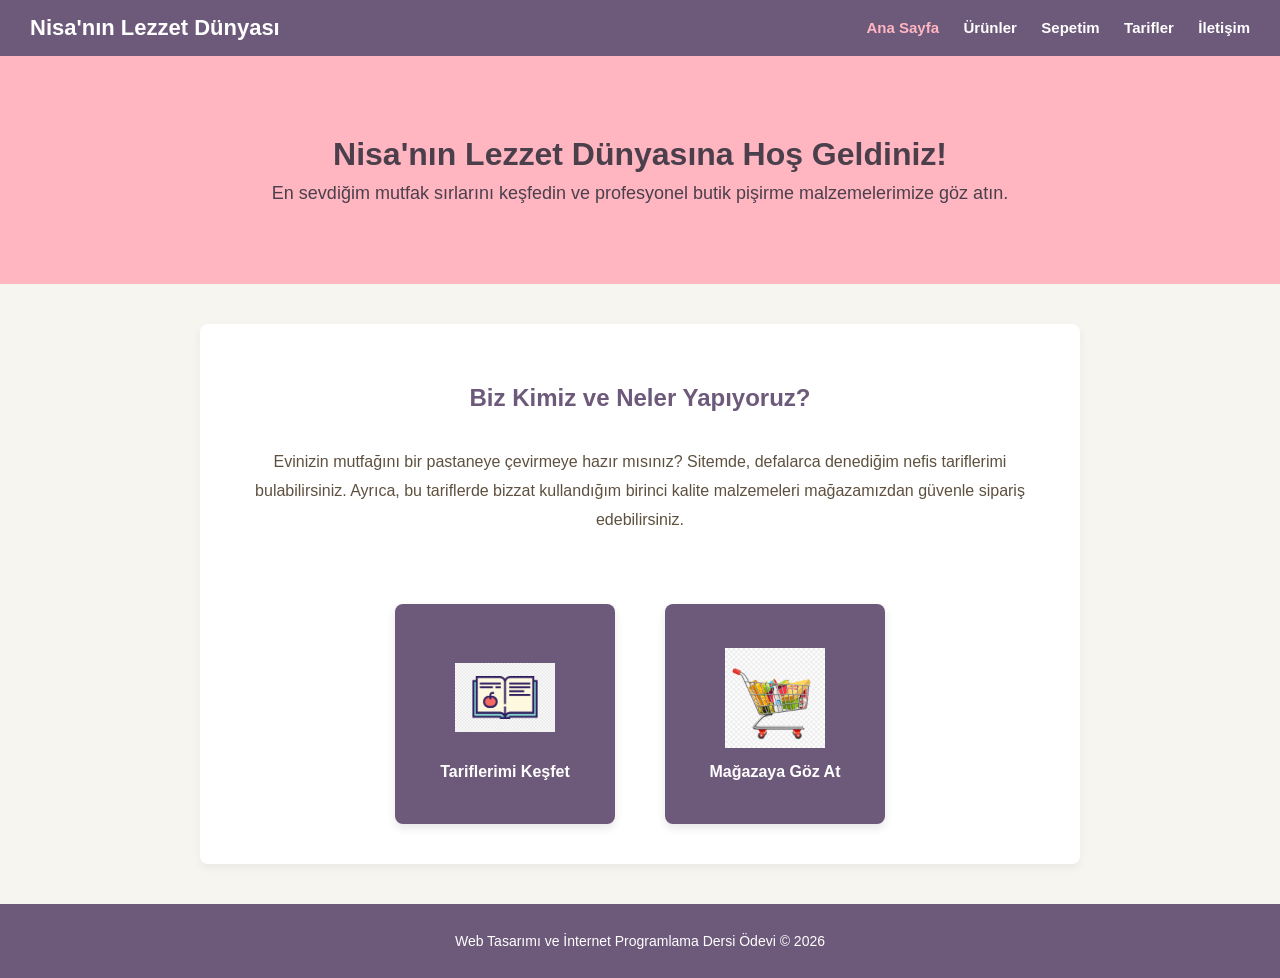
<file: index.html>
<!DOCTYPE html>
<html lang="tr">
<head>
    <meta charset="UTF-8">
    <meta name="viewport" content="width=device-width, initial-scale=1.0">
    <title>Nisanur Yumşak - Lezzet Mağazası ve Blog</title>
    <link rel="stylesheet" href="styles/style.css">
</head>
<body>

    <div class="header-menu">
        <div class="site-baslik">
            <h2>Nisa'nın Lezzet Dünyası</h2>
        </div>
        <div class="linkler">
            <a href="index.html" class="aktif">Ana Sayfa</a>
            <a href="pages/urunler.html">Ürünler</a>
            <a href="pages/sepet.html">Sepetim</a>
            <a href="pages/tarifler.html">Tarifler</a>
            <a href="pages/iletisim.html">İletişim</a>
        </div>
    </div>

    <div class="banner">
        <h1>Nisa'nın Lezzet Dünyasına Hoş Geldiniz!</h1>
        <p>En sevdiğim mutfak sırlarını keşfedin ve profesyonel butik pişirme malzemelerimize göz atın.</p>
    </div>

    <div class="icerik-alani">
        
        <h2 class="icerik-baslik">Biz Kimiz ve Neler Yapıyoruz?</h2>
        
        <p class="icerik-metni">
            Evinizin mutfağını bir pastaneye çevirmeye hazır mısınız? Sitemde, defalarca denediğim nefis tariflerimi bulabilirsiniz. Ayrıca, bu tariflerde bizzat kullandığım birinci kalite malzemeleri mağazamızdan güvenle sipariş edebilirsiniz.
        </p>
        
        <div class="kart-alani">
            
            <a href="pages/tarifler.html" class="yonlendirme-karti">
                <img src="img/kitap_ikon.png" alt="Tarif Kitabı" class="kart-ikon">
                <span class="kart-yazi">Tariflerimi Keşfet</span>
            </a>
            
            <a href="pages/urunler.html" class="yonlendirme-karti">
                <img src="img/market_ikon.png" alt="Market Logosu" class="kart-ikon">
                <span class="kart-yazi">Mağazaya Göz At</span>
            </a>
            
        </div>

    </div>

    <div class="alt-footer">
        <p>Web Tasarımı ve İnternet Programlama Dersi Ödevi &copy; 2026</p>
    </div>

</body>
</html>
</file>
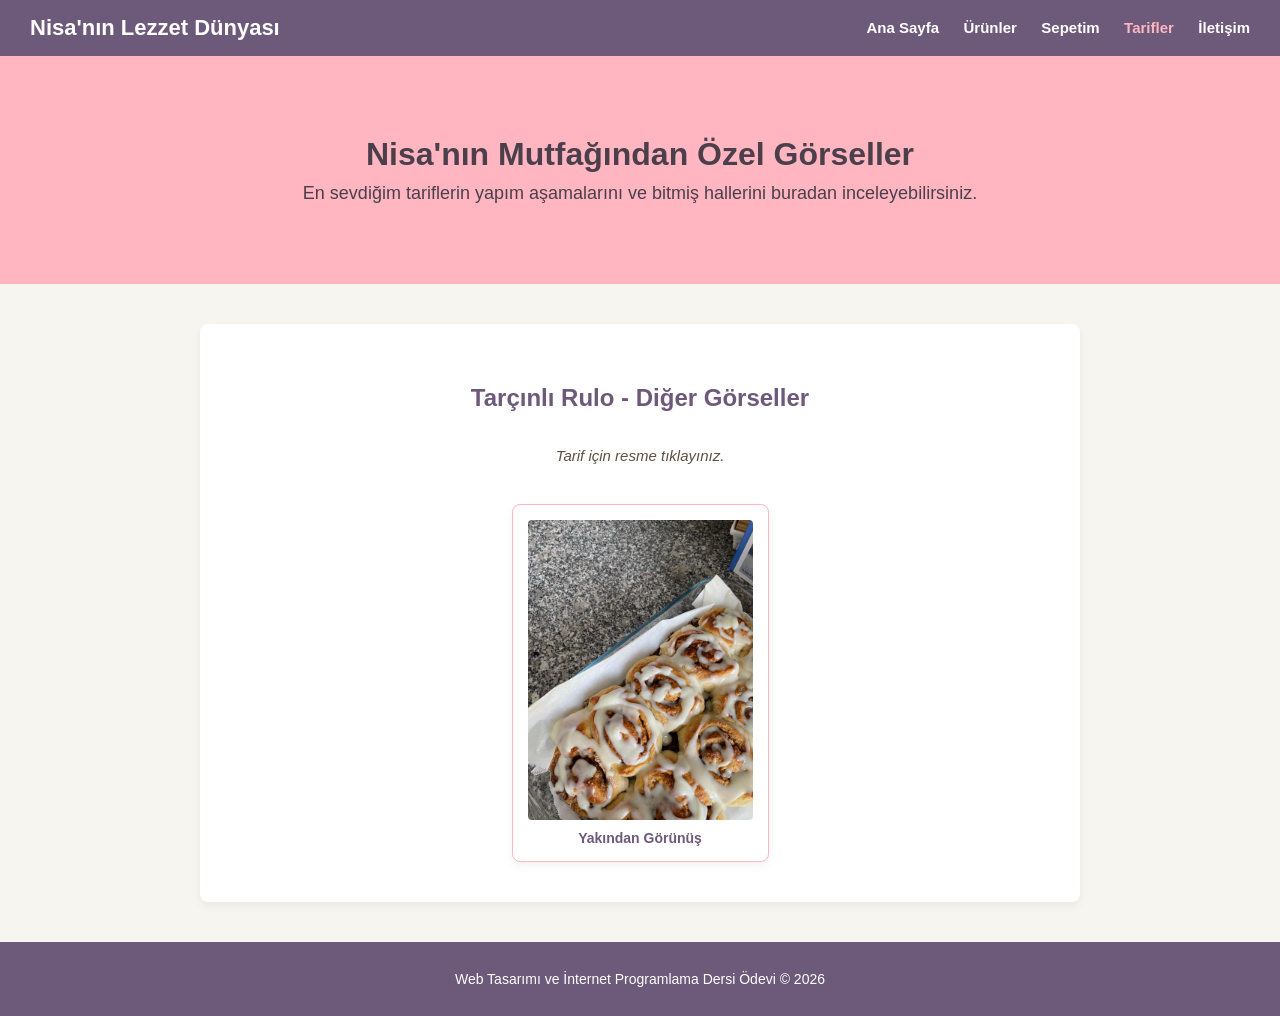
<file: pages/galeri.html>
<!DOCTYPE html>
<html lang="tr">
<head>
    <meta charset="UTF-8">
    <meta name="viewport" content="width=device-width, initial-scale=1.0">
    <title>Nisanur Yumşak - Yemek Galerisi</title>
    <link rel="stylesheet" href="../styles/style.css">
</head>
<body>

    <div class="header-menu">
        <div class="site-baslik">
            <h2>Nisa'nın Lezzet Dünyası</h2>
        </div>
        <div class="linkler">
            <a href="../index.html">Ana Sayfa</a>
            <a href="urunler.html">Ürünler</a>
            <a href="sepet.html">Sepetim</a>
            <a href="tarifler.html" class="aktif">Tarifler</a>
            <a href="iletisim.html">İletişim</a>
        </div>
    </div>

    <div class="banner">
        <h1>Nisa'nın Mutfağından Özel Görseller</h1>
        <p>En sevdiğim tariflerin yapım aşamalarını ve bitmiş hallerini buradan inceleyebilirsiniz.</p>
    </div>

    <div class="icerik-alani">
        
        <h2 class="icerik-baslik">Tarçınlı Rulo - Diğer Görseller</h2>
        
        <p class="tarif-bilgi-metni">Tarif için resme tıklayınız.</p>
        
        <div class="galeri-alani">
            <a href="tarcinli-rulo.html" class="galeri-karti">
                <img src="../img/cinnamonroll.jpg" alt="Tarçınlı Rulo Yakından Görünüş" class="galeri-resim">
                <span class="galeri-alt-yazi">Yakından Görünüş</span>
            </a>
        </div>

    </div>

    <div class="alt-footer">
        <p>Web Tasarımı ve İnternet Programlama Dersi Ödevi &copy; 2026</p>
    </div>

</body>
</html>
</file>
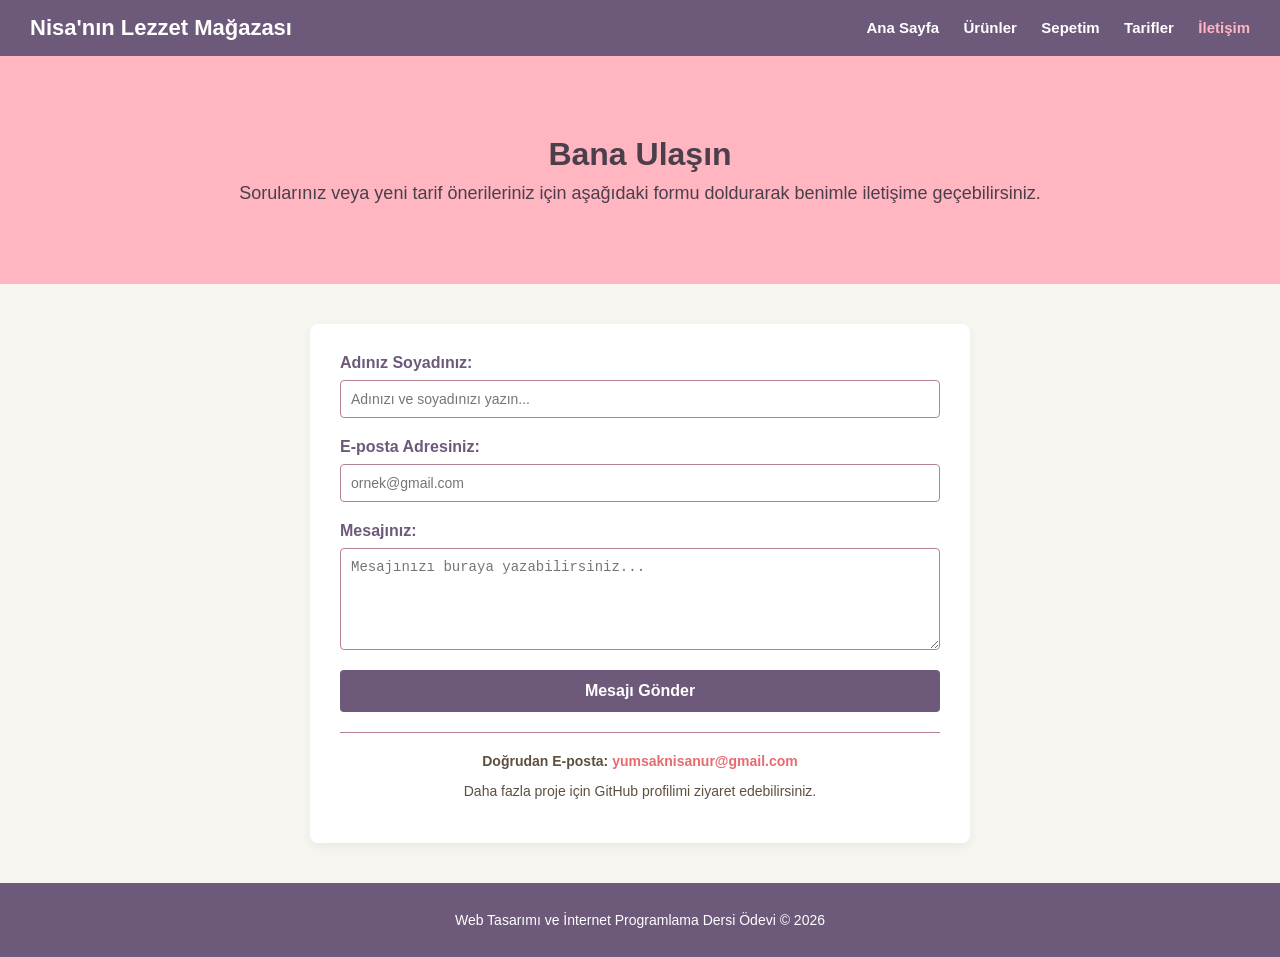
<file: pages/iletisim.html>
<!DOCTYPE html>
<html lang="tr">
<head>
    <meta charset="UTF-8">
    <meta name="viewport" content="width=device-width, initial-scale=1.0">
    <title>İletişim - Nisa'nın Mutfağı</title>
    <link rel="stylesheet" href="../styles/style.css">
</head>
<body>

    <div class="header-menu">
        <div class="site-baslik">
            <h2>Nisa'nın Lezzet Mağazası</h2>
        </div>
        <div class="linkler">
            <a href="../index.html">Ana Sayfa</a>
            <a href="urunler.html">Ürünler</a>
            <a href="sepet.html">Sepetim</a>
            <a href="tarifler.html">Tarifler</a>
            <a href="iletisim.html" class="aktif">İletişim</a>
        </div>
    </div>

    <div class="banner">
        <h1>Bana Ulaşın</h1>
        <p>Sorularınız veya yeni tarif önerileriniz için aşağıdaki formu doldurarak benimle iletişime geçebilirsiniz.</p>
    </div>

    <div class="form-konteyner">
        <form action="#" method="post">
            <div class="form-grup">
                <label for="adsoyad">Adınız Soyadınız:</label>
                <input type="text" id="adsoyad" name="adsoyad" required placeholder="Adınızı ve soyadınızı yazın...">
            </div>

            <div class="form-grup">
                <label for="eposta">E-posta Adresiniz:</label>
                <input type="email" id="eposta" name="eposta" required placeholder="ornek@gmail.com">
            </div>

            <div class="form-grup">
                <label for="mesaj">Mesajınız:</label>
                <textarea id="mesaj" name="mesaj" rows="5" required placeholder="Mesajınızı buraya yazabilirsiniz..."></textarea>
            </div>

            <button type="submit" class="gonder-buton">Mesajı Gönder</button>
        </form>

        <hr class="form-ayrac">

        <div class="eski-bilgiler">
            <p><strong>Doğrudan E-posta:</strong> <a href="mailto:yumsaknisanur@gmail.com" class="iletisim-link">yumsaknisanur@gmail.com</a></p>
            <p class="github-metin">Daha fazla proje için GitHub profilimi ziyaret edebilirsiniz.</p>
        </div>
    </div>

    <div class="alt-footer">
        <p>Web Tasarımı ve İnternet Programlama Dersi Ödevi &copy; 2026</p>
    </div>

</body>
</html>
</file>
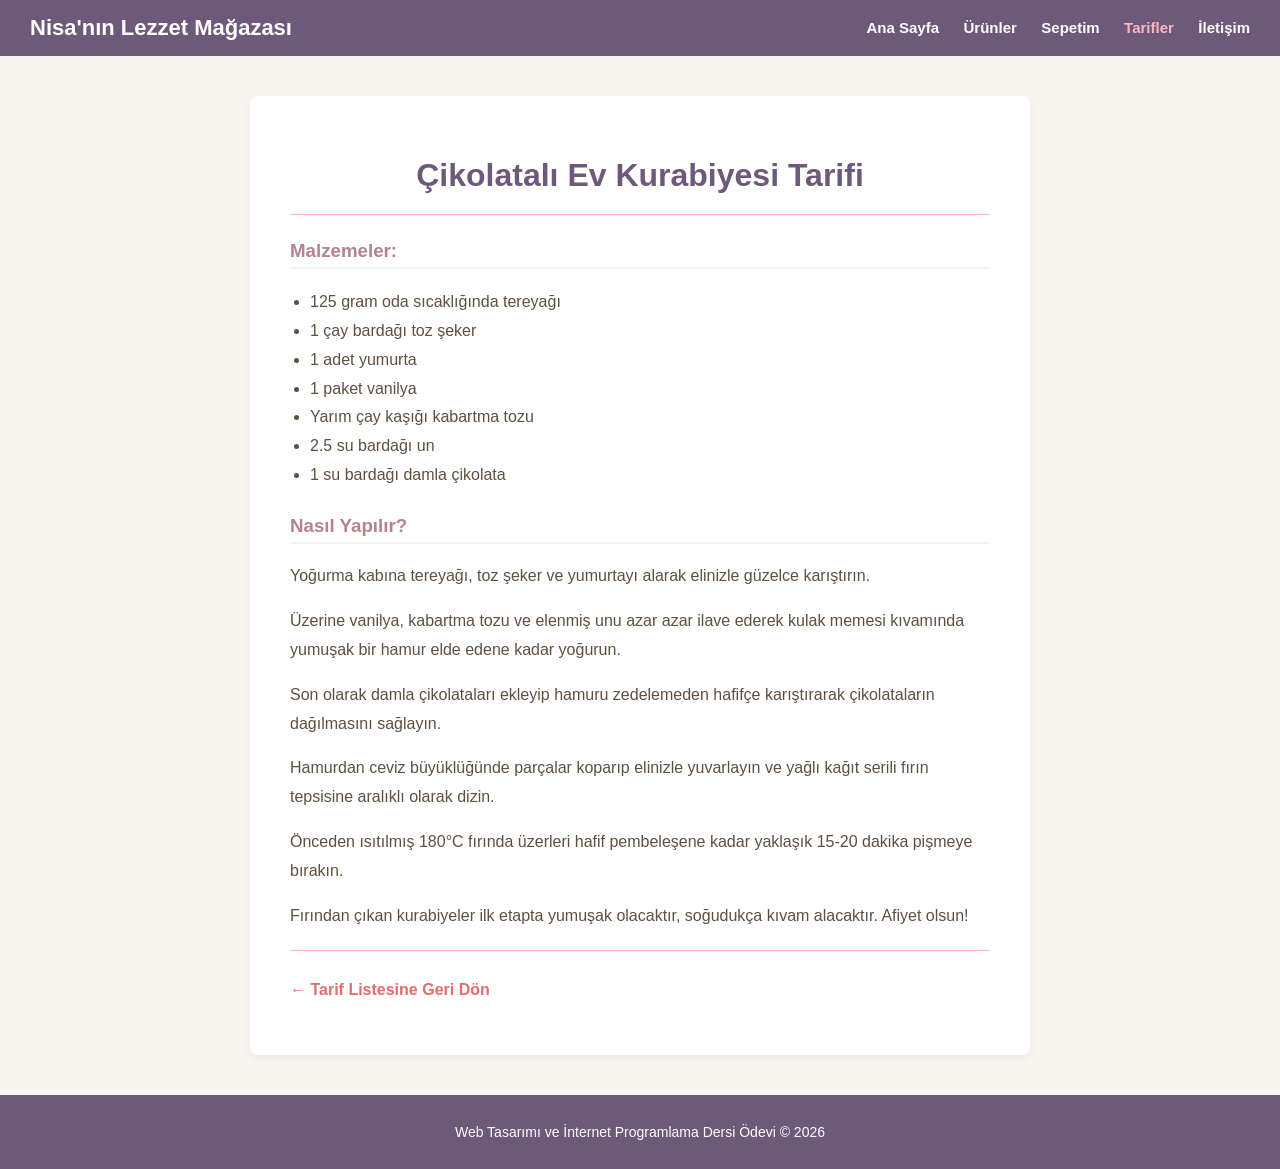
<file: pages/kurabiye.html>
<!DOCTYPE html>
<html lang="tr">
<head>
    <meta charset="UTF-8">
    <meta name="viewport" content="width=device-width, initial-scale=1.0">
    <title>Çikolatalı Kurabiye Tarifi - Nisa'nın Mutfağı</title>
    <link rel="stylesheet" href="../styles/style.css">
</head>
<body>

    <div class="header-menu">
        <div class="site-baslik">
            <h2>Nisa'nın Lezzet Mağazası</h2>
        </div>
        <div class="linkler">
            <a href="../index.html">Ana Sayfa</a>
            <a href="urunler.html">Ürünler</a>
            <a href="sepet.html">Sepetim</a>
            <a href="tarifler.html" class="aktif">Tarifler</a>
            <a href="iletisim.html">İletişim</a>
        </div>
    </div>

    <div class="tarif-detay-konteyner">
        <h1>Çikolatalı Ev Kurabiyesi Tarifi</h1>
        <hr class="tarif-cizgi">
        
        <h3>Malzemeler:</h3>
        <ul class="tarif-liste">
            <li>125 gram oda sıcaklığında tereyağı</li>
            <li>1 çay bardağı toz şeker</li>
            <li>1 adet yumurta</li>
            <li>1 paket vanilya</li>
            <li>Yarım çay kaşığı kabartma tozu</li>
            <li>2.5 su bardağı un</li>
            <li>1 su bardağı damla çikolata</li>
        </ul>

        <h3>Nasıl Yapılır?</h3>
        <div class="tarif-adimlar">
            <p>Yoğurma kabına tereyağı, toz şeker ve yumurtayı alarak elinizle güzelce karıştırın.</p>
            <p>Üzerine vanilya, kabartma tozu ve elenmiş unu azar azar ilave ederek kulak memesi kıvamında yumuşak bir hamur elde edene kadar yoğurun.</p>
            <p>Son olarak damla çikolataları ekleyip hamuru zedelemeden hafifçe karıştırarak çikolataların dağılmasını sağlayın.</p>
            <p>Hamurdan ceviz büyüklüğünde parçalar koparıp elinizle yuvarlayın ve yağlı kağıt serili fırın tepsisine aralıklı olarak dizin.</p>
            <p>Önceden ısıtılmış 180°C fırında üzerleri hafif pembeleşene kadar yaklaşık 15-20 dakika pişmeye bırakın.</p>
            <p>Fırından çıkan kurabiyeler ilk etapta yumuşak olacaktır, soğudukça kıvam alacaktır. Afiyet olsun!</p>
        </div>
        
        <hr class="tarif-cizgi">
        <p><a href="tarifler.html" class="geri-don-link">← Tarif Listesine Geri Dön</a></p>
    </div>

    <div class="alt-footer">
        <p>Web Tasarımı ve İnternet Programlama Dersi Ödevi &copy; 2026</p>
    </div>

</body>
</html>
</file>
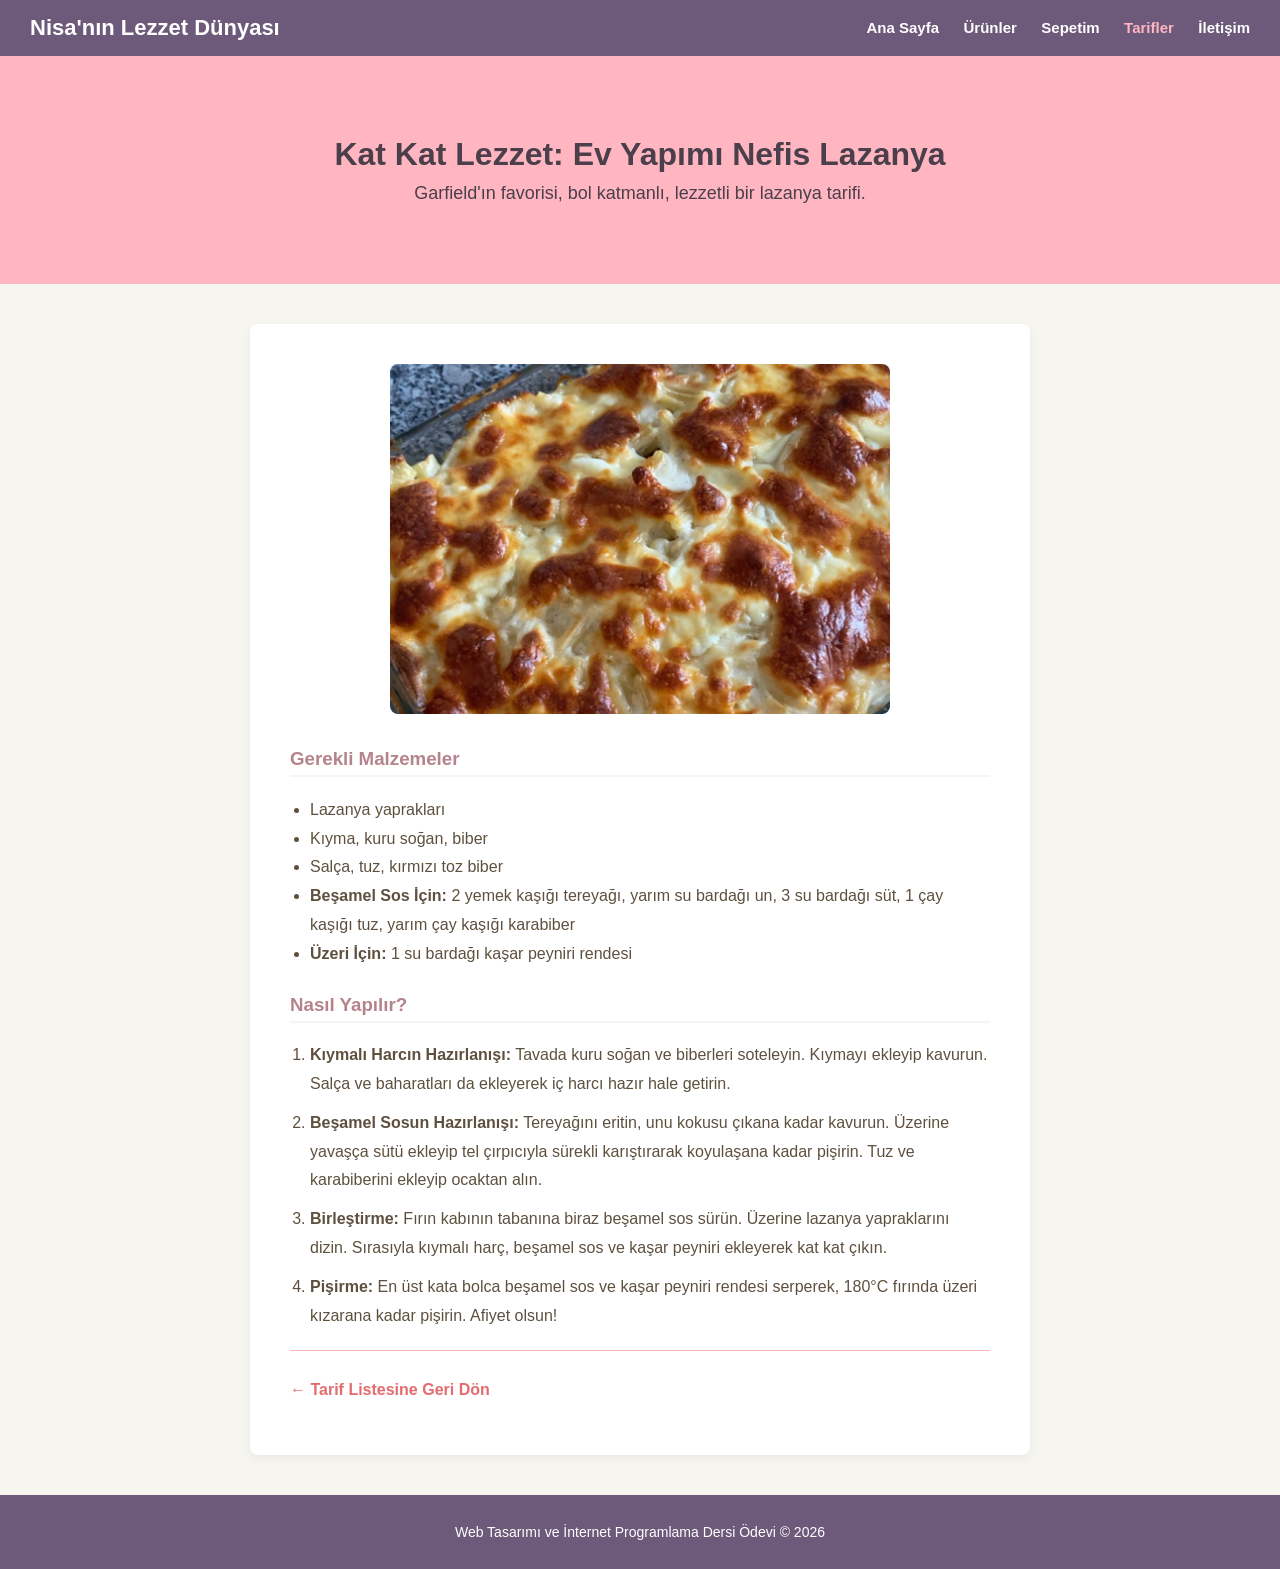
<file: pages/lazanya.html>
<!DOCTYPE html>
<html lang="tr">
<head>
    <meta charset="UTF-8">
    <meta name="viewport" content="width=device-width, initial-scale=1.0">
    <title>Kat Kat Lezzet: Ev Yapımı Nefis Lazanya</title>
    <link rel="stylesheet" href="../styles/style.css">
</head>
<body>

    <div class="header-menu">
        <div class="site-baslik">
            <h2>Nisa'nın Lezzet Dünyası</h2>
        </div>
        <div class="linkler">
            <a href="../index.html">Ana Sayfa</a>
            <a href="urunler.html">Ürünler</a>
            <a href="sepet.html">Sepetim</a>
            <a href="tarifler.html" class="aktif">Tarifler</a>
            <a href="iletisim.html">İletişim</a>
        </div>
    </div>

    <div class="banner">
        <h1>Kat Kat Lezzet: Ev Yapımı Nefis Lazanya</h1>
        <p>Garfield'ın favorisi, bol katmanlı, lezzetli bir lazanya tarifi.</p>
    </div>

    <div class="tarif-detay-konteyner">
        
        <div class="tarif-resim-alani">
            <img src="../img/lazanya.jpg" alt="Ev Yapımı Lazanya" class="tarif-ana-resim">
        </div>

        <h3 class="tarif-alt-baslik">Gerekli Malzemeler</h3>
        <ul class="tarif-liste">
            <li>Lazanya yaprakları</li>
            <li>Kıyma, kuru soğan, biber</li>
            <li>Salça, tuz, kırmızı toz biber</li>
            <li><strong>Beşamel Sos İçin:</strong> 2 yemek kaşığı tereyağı, yarım su bardağı un, 3 su bardağı süt, 1 çay kaşığı tuz, yarım çay kaşığı karabiber</li>
            <li><strong>Üzeri İçin:</strong> 1 su bardağı kaşar peyniri rendesi</li>
        </ul>

        <h3 class="tarif-alt-baslik">Nasıl Yapılır?</h3>
        <ol class="tarif-sirali-liste">
            <li><strong>Kıymalı Harcın Hazırlanışı:</strong> Tavada kuru soğan ve biberleri soteleyin. Kıymayı ekleyip kavurun. Salça ve baharatları da ekleyerek iç harcı hazır hale getirin.</li>
            <li><strong>Beşamel Sosun Hazırlanışı:</strong> Tereyağını eritin, unu kokusu çıkana kadar kavurun. Üzerine yavaşça sütü ekleyip tel çırpıcıyla sürekli karıştırarak koyulaşana kadar pişirin. Tuz ve karabiberini ekleyip ocaktan alın.</li>
            <li><strong>Birleştirme:</strong> Fırın kabının tabanına biraz beşamel sos sürün. Üzerine lazanya yapraklarını dizin. Sırasıyla kıymalı harç, beşamel sos ve kaşar peyniri ekleyerek kat kat çıkın.</li>
            <li><strong>Pişirme:</strong> En üst kata bolca beşamel sos ve kaşar peyniri rendesi serperek, 180°C fırında üzeri kızarana kadar pişirin. Afiyet olsun!</li>
        </ol>

        <hr class="tarif-cizgi">
        <p><a href="tarifler.html" class="geri-don-link">← Tarif Listesine Geri Dön</a></p>
    </div>

    <div class="alt-footer">
        <p>Web Tasarımı ve İnternet Programlama Dersi Ödevi &copy; 2026</p>
    </div>

</body>
</html>
</file>
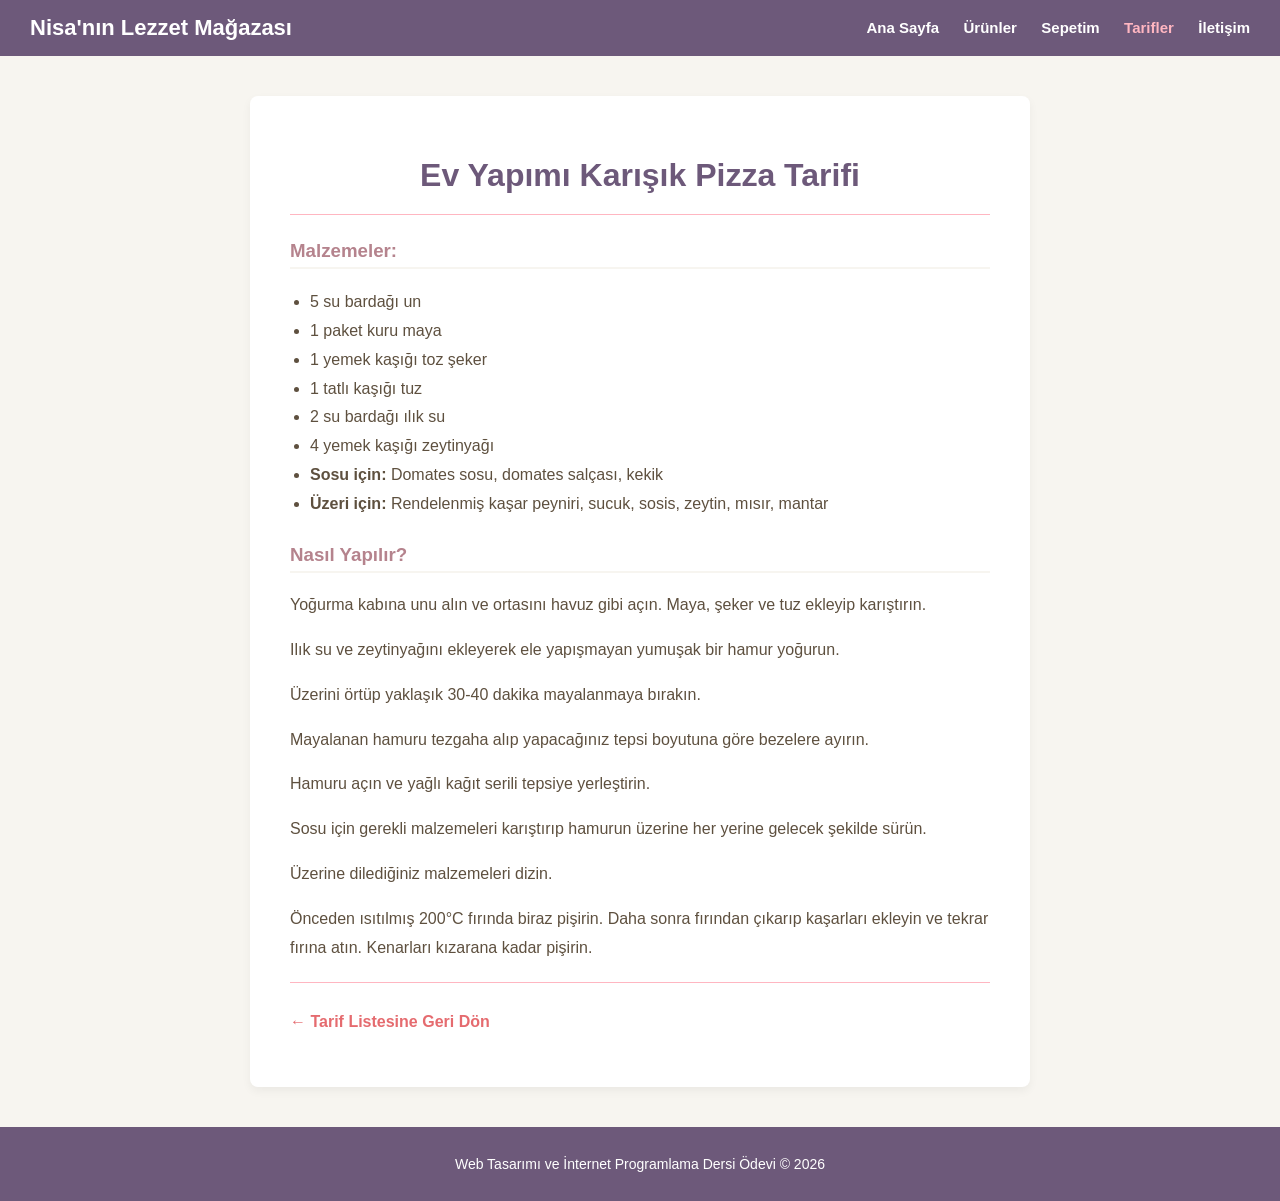
<file: pages/pizza.html>
<!DOCTYPE html>
<html lang="tr">
<head>
    <meta charset="UTF-8">
    <meta name="viewport" content="width=device-width, initial-scale=1.0">
    <title>Ev Yapımı Pizza Tarifi - Nisa'nın Mutfağı</title>
    <link rel="stylesheet" href="../styles/style.css">
</head>
<body>

    <div class="header-menu">
        <div class="site-baslik">
            <h2>Nisa'nın Lezzet Mağazası</h2>
        </div>
        <div class="linkler">
            <a href="../index.html">Ana Sayfa</a>
            <a href="urunler.html">Ürünler</a>
            <a href="sepet.html">Sepetim</a>
            <a href="tarifler.html" class="aktif">Tarifler</a>
            <a href="iletisim.html">İletişim</a>
        </div>
    </div>

    <div class="tarif-detay-konteyner">
        <h1>Ev Yapımı Karışık Pizza Tarifi</h1>
        <hr class="tarif-cizgi">
        
        <h3>Malzemeler:</h3>
        <ul class="tarif-liste">
            <li>5 su bardağı un</li>
            <li>1 paket kuru maya</li>
            <li>1 yemek kaşığı toz şeker</li>
            <li>1 tatlı kaşığı tuz</li>
            <li>2 su bardağı ılık su</li>
            <li>4 yemek kaşığı zeytinyağı</li>
            <li><strong>Sosu için:</strong> Domates sosu, domates salçası, kekik</li>
            <li><strong>Üzeri için:</strong> Rendelenmiş kaşar peyniri, sucuk, sosis, zeytin, mısır, mantar</li>
        </ul>

        <h3>Nasıl Yapılır?</h3>
        <div class="tarif-adimlar">
            <p>Yoğurma kabına unu alın ve ortasını havuz gibi açın. Maya, şeker ve tuz ekleyip karıştırın.</p>
            <p>Ilık su ve zeytinyağını ekleyerek ele yapışmayan yumuşak bir hamur yoğurun.</p>
            <p>Üzerini örtüp yaklaşık 30-40 dakika mayalanmaya bırakın.</p>
            <p>Mayalanan hamuru tezgaha alıp yapacağınız tepsi boyutuna göre bezelere ayırın.</p>
            <p>Hamuru açın ve yağlı kağıt serili tepsiye yerleştirin.</p>
            <p>Sosu için gerekli malzemeleri karıştırıp hamurun üzerine her yerine gelecek şekilde sürün.</p>
            <p>Üzerine dilediğiniz malzemeleri dizin.</p>
            <p>Önceden ısıtılmış 200°C fırında biraz pişirin. Daha sonra fırından çıkarıp kaşarları ekleyin ve tekrar fırına atın. Kenarları kızarana kadar pişirin.</p>
        </div>
        
        <hr class="tarif-cizgi">
        <p><a href="tarifler.html" class="geri-don-link">← Tarif Listesine Geri Dön</a></p>
    </div>

    <div class="alt-footer">
        <p>Web Tasarımı ve İnternet Programlama Dersi Ödevi &copy; 2026</p>
    </div>

</body>
</html>
</file>
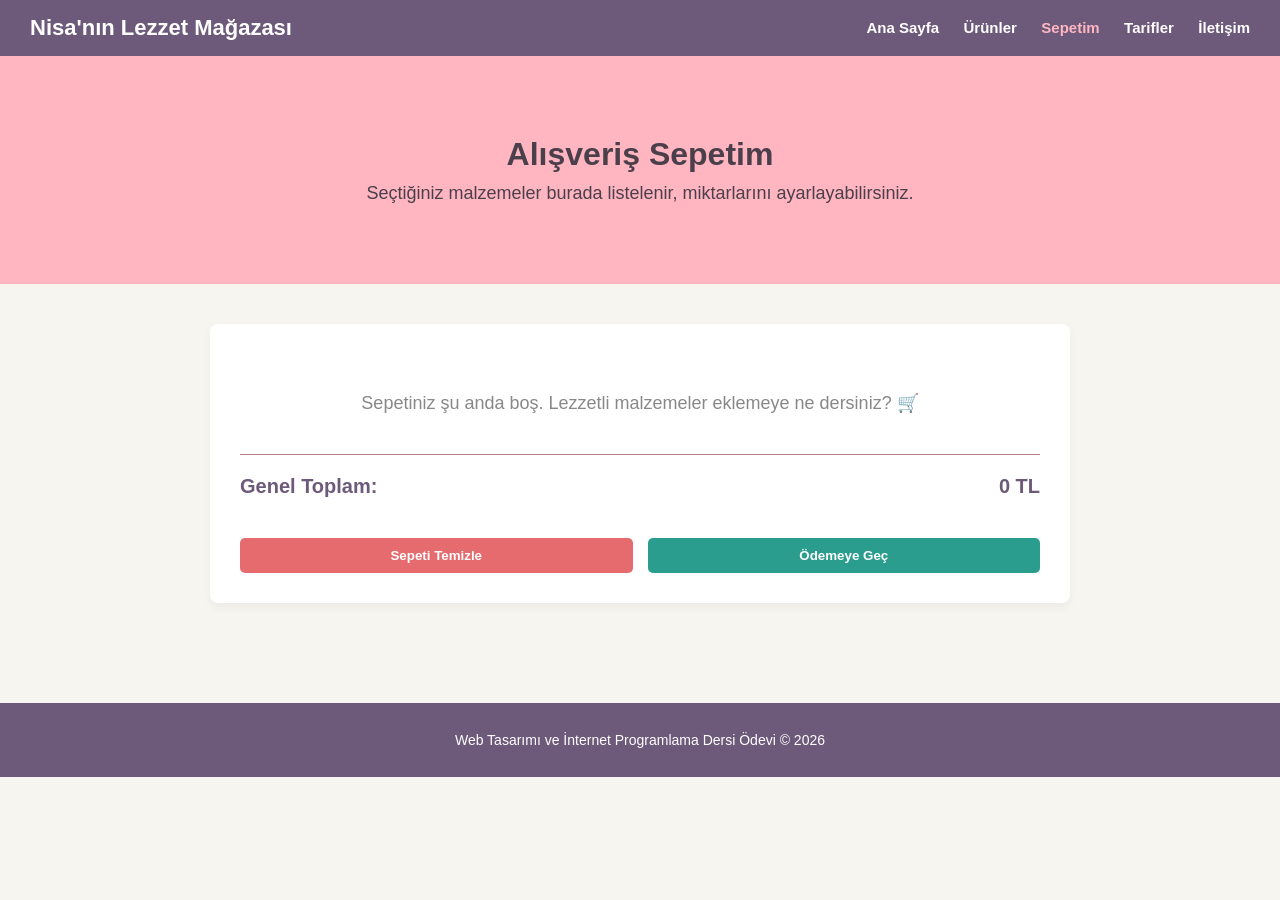
<file: pages/sepet.html>
<!DOCTYPE html>
<html lang="tr">
<head>
    <meta charset="UTF-8">
    <meta name="viewport" content="width=device-width, initial-scale=1.0">
    <title>Nisa'nın Lezzet Mağazası - Sepetim</title>
    <link rel="stylesheet" href="../styles/style.css">
</head>
<body>

    <div class="header-menu">
        <div class="site-baslik">
            <h2>Nisa'nın Lezzet Mağazası</h2>
        </div>
        <div class="linkler">
            <a href="../index.html">Ana Sayfa</a>
            <a href="urunler.html">Ürünler</a>
            <a href="sepet.html" class="aktif">Sepetim</a>
            <a href="tarifler.html">Tarifler</a>
            <a href="iletisim.html">İletişim</a>
        </div>
    </div>

    <div class="banner">
        <h1>Alışveriş Sepetim</h1>
        <p>Seçtiğiniz malzemeler burada listelenir, miktarlarını ayarlayabilirsiniz.</p>
    </div>

    <div class="sepet-sayfa-konteyner">
        
        <div id="sepet-listesi"></div>

        <hr class="sepet-ayrac">

        <div class="sepet-toplam-alani">
            <span>Genel Toplam:</span>
            <span id="toplam-fiyat-yazi">0 TL</span>
        </div>

       <div style="display: flex; gap: 15px; margin-top: 20px;">
            <button id="sepeti-temizle-btn" class="sepet-temizle-buton" onclick="sepetiTemizle()">Sepeti Temizle</button>
            
            <button id="odemeye-gec-btn" class="sepet-temizle-buton" onclick="odemeYap()" style="background-color: #2a9d8f !important;">Ödemeye Geç</button>
        </div>
    </div>

    <div class="alt-footer">
        <p>Web Tasarımı ve İnternet Programlama Dersi Ödevi &copy; 2026</p>
    </div>

    <script src="../scripts/myscript.js"></script>
</body>
</html>
</file>
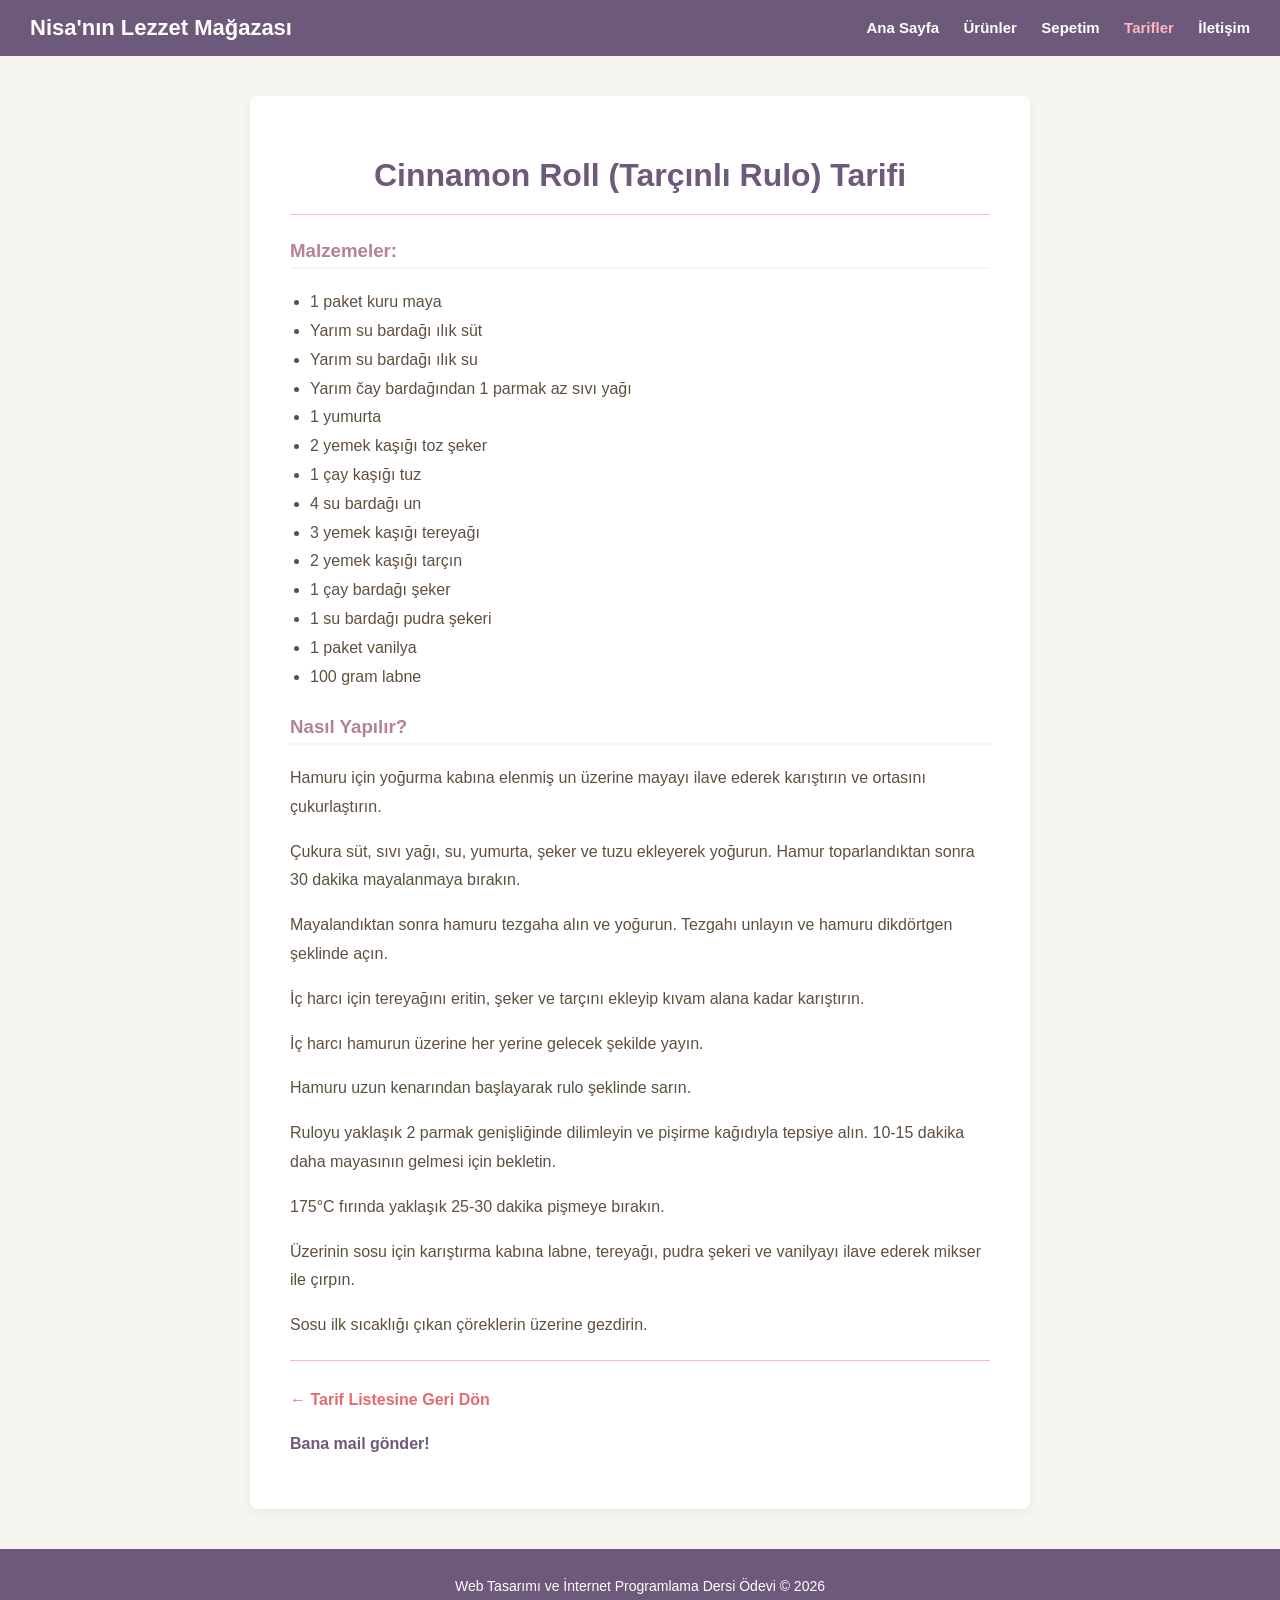
<file: pages/tarcinli-rulo.html>
<!DOCTYPE html>
<html lang="tr">
<head>
    <meta charset="UTF-8">
    <meta name="viewport" content="width=device-width, initial-scale=1.0">
    <title>Nisanur Yumşak - Tarçınlı Rulo Tarifi</title>
    <link rel="stylesheet" href="../styles/style.css">
</head>
<body>

    <div class="header-menu">
        <div class="site-baslik">
            <h2>Nisa'nın Lezzet Mağazası</h2>
        </div>
        <div class="linkler">
            <a href="../index.html">Ana Sayfa</a>
            <a href="urunler.html">Ürünler</a>
            <a href="sepet.html">Sepetim</a>
            <a href="tarifler.html" class="aktif">Tarifler</a>
            <a href="iletisim.html">İletişim</a>
        </div>
    </div>

    <div class="tarif-detay-konteyner">
        
        <h1>Cinnamon Roll (Tarçınlı Rulo) Tarifi</h1>
        <hr class="tarif-cizgi">

        <h3>Malzemeler:</h3>
        <ul class="tarif-liste">
            <li>1 paket kuru maya</li>
            <li>Yarım su bardağı ılık süt</li>
            <li>Yarım su bardağı ılık su</li>
            <li>Yarım čay bardağından 1 parmak az sıvı yağı</li>
            <li>1 yumurta</li>
            <li>2 yemek kaşığı toz şeker</li>
            <li>1 çay kaşığı tuz</li>
            <li>4 su bardağı un</li>
            <li>3 yemek kaşığı tereyağı</li>
            <li>2 yemek kaşığı tarçın</li>
            <li>1 çay bardağı şeker</li>
            <li>1 su bardağı pudra şekeri</li>
            <li>1 paket vanilya</li>
            <li>100 gram labne</li>
        </ul>

        <h3>Nasıl Yapılır?</h3>
        <div class="tarif-adimlar">
            <p>Hamuru için yoğurma kabına elenmiş un üzerine mayayı ilave ederek karıştırın ve ortasını çukurlaştırın.</p>
            <p>Çukura süt, sıvı yağı, su, yumurta, şeker ve tuzu ekleyerek yoğurun. Hamur toparlandıktan sonra 30 dakika mayalanmaya bırakın.</p>
            <p>Mayalandıktan sonra hamuru tezgaha alın ve yoğurun. Tezgahı unlayın ve hamuru dikdörtgen şeklinde açın.</p>
            <p>İç harcı için tereyağını eritin, şeker ve tarçını ekleyip kıvam alana kadar karıştırın.</p>
            <p>İç harcı hamurun üzerine her yerine gelecek şekilde yayın.</p>
            <p>Hamuru uzun kenarından başlayarak rulo şeklinde sarın.</p>
            <p>Ruloyu yaklaşık 2 parmak genişliğinde dilimleyin ve pişirme kağıdıyla tepsiye alın. 10-15 dakika daha mayasının gelmesi için bekletin.</p>
            <p>175°C fırında yaklaşık 25-30 dakika pişmeye bırakın.</p>
            <p>Üzerinin sosu için karıştırma kabına labne, tereyağı, pudra şekeri ve vanilyayı ilave ederek mikser ile çırpın.</p>
            <p>Sosu ilk sıcaklığı çıkan çöreklerin üzerine gezdirin.</p>
        </div>

        <hr class="tarif-cizgi">

        <p>
            <a href="tarifler.html" class="geri-don-link">← Tarif Listesine Geri Dön</a>
        </p>
        <p style="margin-top: 10px;">
            <a href="mailto:yumsaknisanur@gmail.com" class="geri-don-link" style="color: #6d597a;">Bana mail gönder!</a>
        </p>
    </div>

    <div class="alt-footer">
        <p>Web Tasarımı ve İnternet Programlama Dersi Ödevi &copy; 2026</p>
    </div>

</body>
</html>
</file>
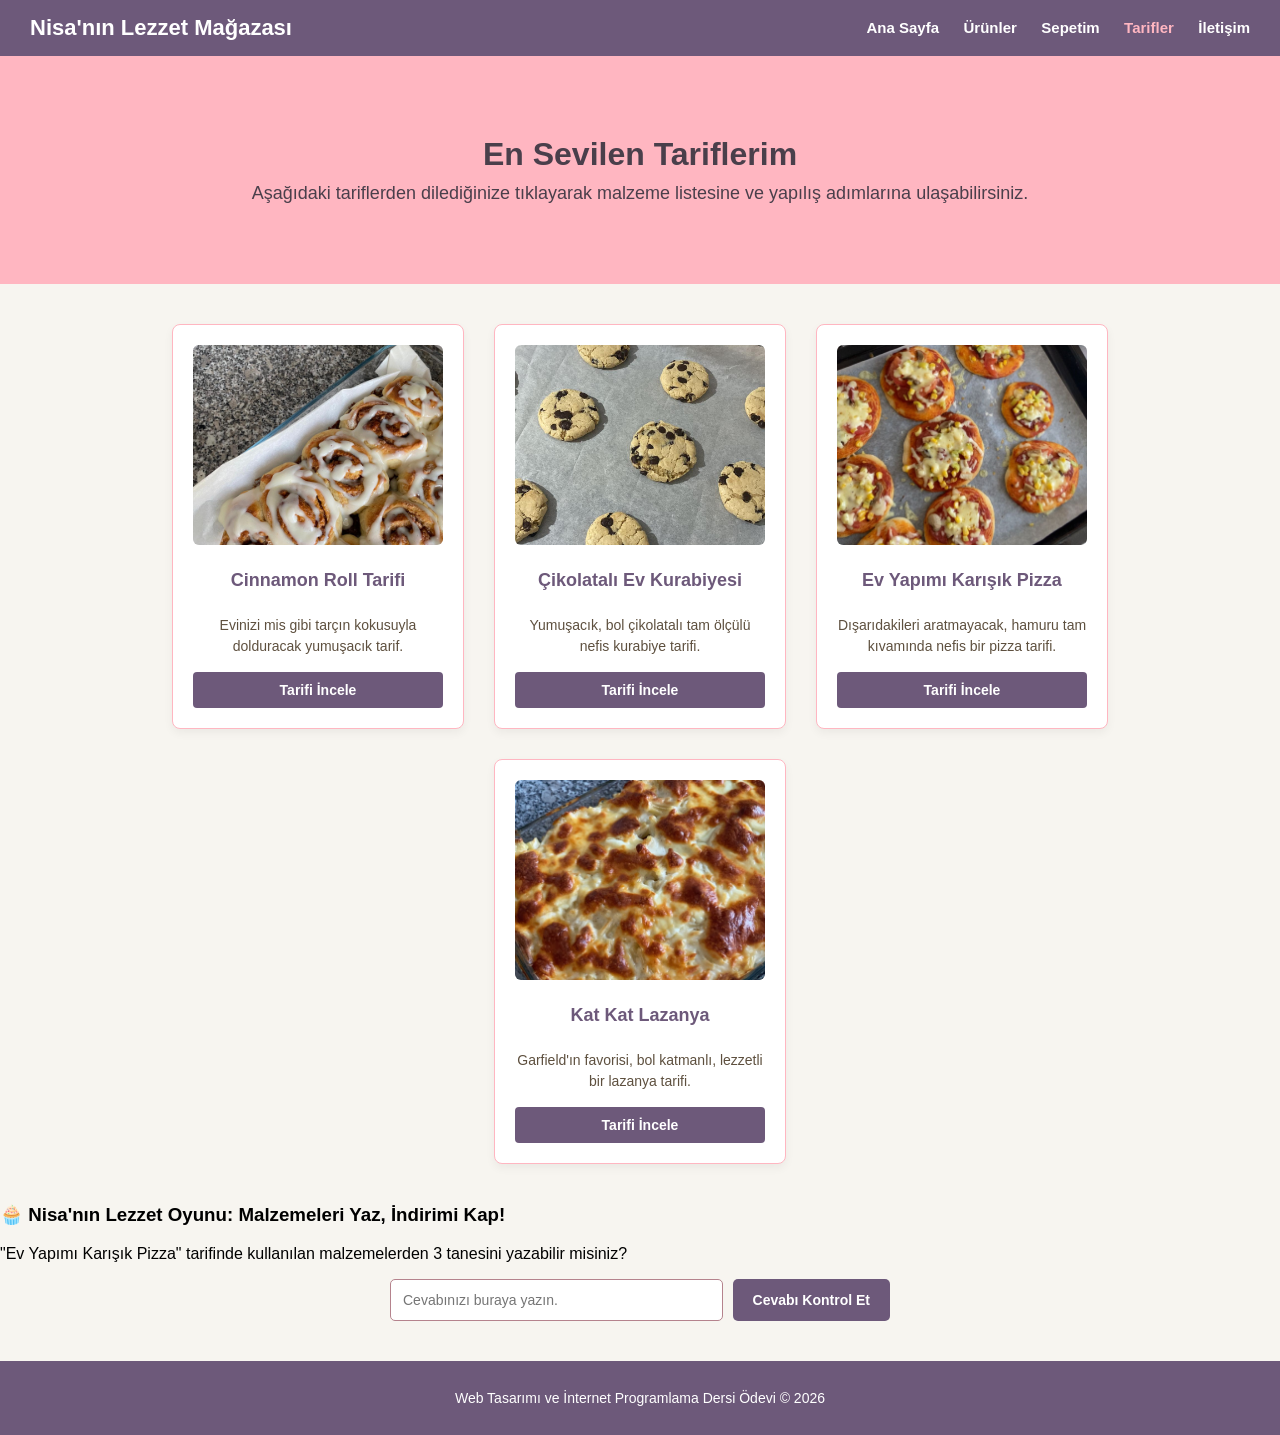
<file: pages/tarifler.html>
<!DOCTYPE html>
<html lang="tr">
<head>
    <meta charset="UTF-8">
    <meta name="viewport" content="width=device-width, initial-scale=1.0">
    <title>Nisa'nın Tarif Kataloğu</title>
    <link rel="stylesheet" href="../styles/style.css">
</head>
<body>

    <div class="header-menu">
        <div class="site-baslik">
            <h2>Nisa'nın Lezzet Mağazası</h2>
        </div>
        <div class="linkler">
            <a href="../index.html">Ana Sayfa</a>
            <a href="urunler.html">Ürünler</a>
            <a href="sepet.html">Sepetim</a>
            <a href="tarifler.html" class="aktif">Tarifler</a>
            <a href="iletisim.html">İletişim</a>
        </div>
    </div>

    <div class="banner">
        <h1>En Sevilen Tariflerim</h1>
        <p>Aşağıdaki tariflerden dilediğinize tıklayarak malzeme listesine ve yapılış adımlarına ulaşabilirsiniz.</p>
    </div>

    <div class="tarif-galeri-alani">
        
        <div class="tarif-katalog-kart">
            <img src="../img/cinnamonroll.jpg" alt="Tarçınlı Rulo">
            <h3>Cinnamon Roll Tarifi</h3>
            <p>Evinizi mis gibi tarçın kokusuyla dolduracak yumuşacık tarif.</p>
            <a href="tarcinli-rulo.html" class="incele-buton">Tarifi İncele</a>
        </div>

        <div class="tarif-katalog-kart">
            <img src="../img/kurabiye.jpg" alt="Çikolatalı Kurabiye">
            <h3>Çikolatalı Ev Kurabiyesi</h3>
            <p>Yumuşacık, bol çikolatalı tam ölçülü nefis kurabiye tarifi.</p>
            <a href="kurabiye.html" class="incele-buton">Tarifi İncele</a>
        </div>

        <div class="tarif-katalog-kart">
            <img src="../img/pizza.jpeg" alt="Ev Yapımı Pizza">
            <h3>Ev Yapımı Karışık Pizza</h3>
            <p>Dışarıdakileri aratmayacak, hamuru tam kıvamında nefis bir pizza tarifi.</p>
            <a href="pizza.html" class="incele-buton">Tarifi İncele</a>
        </div>

        <div class="tarif-katalog-kart">
            <img src="../img/lazanya.jpg" alt="Lazanya">
            <h3>Kat Kat Lazanya</h3>
            <p>Garfield'ın favorisi, bol katmanlı, lezzetli bir lazanya tarifi.</p>
            <a href="lazanya.html" class="incele-buton">Tarifi İncele</a>
        </div>
        
    </div> 

    <div class="quiz-konteyner">
        <h3>🧁 Nisa'nın Lezzet Oyunu: Malzemeleri Yaz, İndirimi Kap!</h3>
        <p id="quiz-soru">"Ev Yapımı Karışık Pizza" tarifinde kullanılan malzemelerden 3 tanesini yazabilir misiniz?</p>
        
        <div class="quiz-klasik-alan">
            <input type="text" id="klasik-cevap-input" placeholder="Cevabınızı buraya yazın.">
            <button onclick="klasikOyunKontrol()">Cevabı Kontrol Et</button>
        </div>
        
        <p id="quiz-sonuc"></p>
    </div>

    
    <div class="alt-footer">
        <p>Web Tasarımı ve İnternet Programlama Dersi Ödevi &copy; 2026</p>
    </div>

    
    <script>
        function klasikOyunKontrol() {
            const inputKutusu = document.getElementById('klasik-cevap-input');
            const sonucYazisi = document.getElementById('quiz-sonuc');
            
            if (!inputKutusu || !sonucYazisi) return;

            const kullaniciCevabi = inputKutusu.value.toLowerCase();
            const gecerliMalzemeler = ['sucuk', 'sosis', 'mısır', 'kaşar', 'mantar', 'zeytin', 'un', 'maya', 'kekik'];
            let bilinenMalzemeSayisi = 0;

            gecerliMalzemeler.forEach(malzeme => {
                if (kullaniciCevabi.includes(malzeme)) {
                    bilinenMalzemeSayisi++;
                }
            });

            if (bilinenMalzemeSayisi >= 3) {
                sonucYazisi.innerText = "🎉 Harika! Tarifteki malzemeleri başarıyla bildiniz. 20 TL İndirim Kodunuz: LEZZET20";
                sonucYazisi.style.color = "#2a9d8f";
            } else {
                sonucYazisi.innerText = "❌ En az 3 malzeme bilmeniz gerekiyor. Lütfen tarifi tekrar inceleyip aralarına virgül koyarak yazın!";
                sonucYazisi.style.color = "#e56b6f";
            }
        }
    </script>

    
    <script src="../scripts/myscript.js"></script>
</body>
</html>
</file>
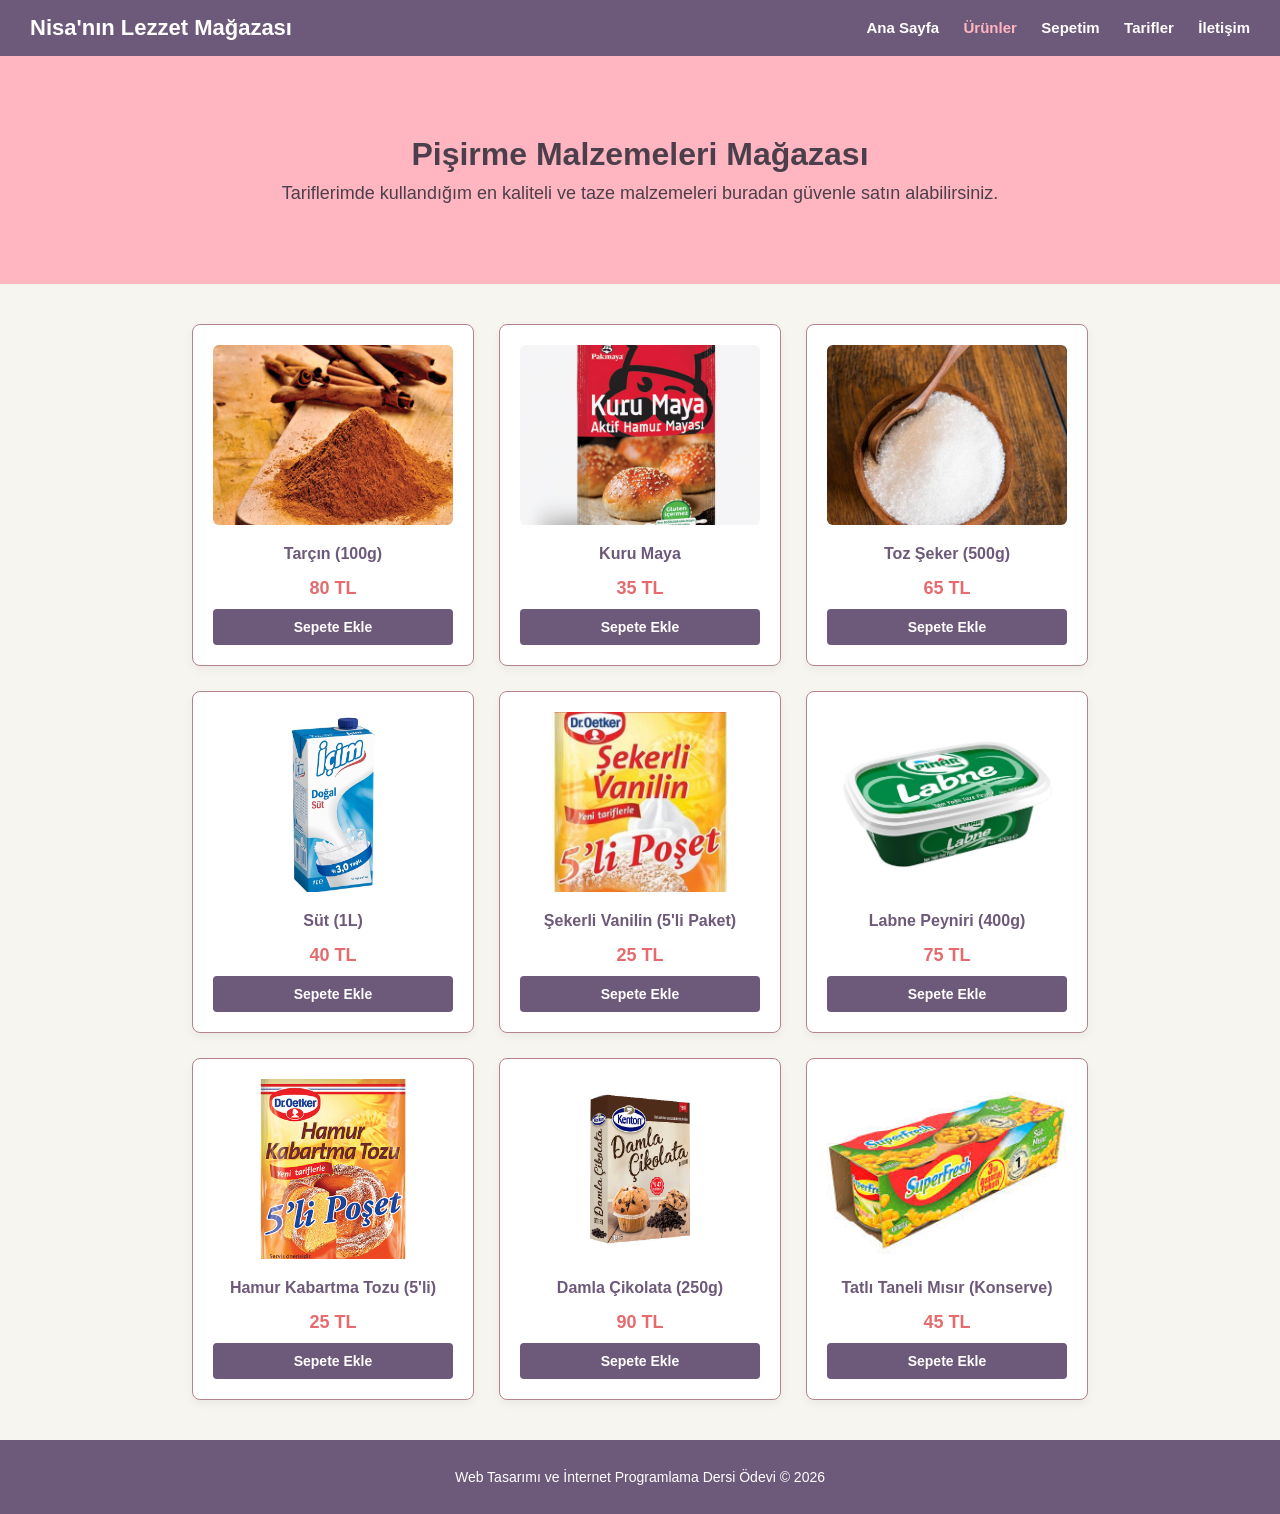
<file: pages/urunler.html>
<!DOCTYPE html>
<html lang="tr">
<head>
    <meta charset="UTF-8">
    <meta name="viewport" content="width=device-width, initial-scale=1.0">
    <title>Nisanur Yumşak - Ürünlerimiz</title>
    <link rel="stylesheet" href="../styles/style.css">
</head>
<body>

    <div class="header-menu">
        <div class="site-baslik">
            <h2>Nisa'nın Lezzet Mağazası</h2>
        </div>
        <div class="linkler">
            <a href="../index.html">Ana Sayfa</a>
            <a href="urunler.html" class="aktif">Ürünler</a>
            <a href="sepet.html">Sepetim</a>
            <a href="tarifler.html">Tarifler</a>
            <a href="iletisim.html">İletişim</a>
        </div>
    </div>

    <div class="banner">
        <h1>Pişirme Malzemeleri Mağazası</h1>
        <p>Tariflerimde kullandığım en kaliteli ve taze malzemeleri buradan güvenle satın alabilirsiniz.</p>
    </div>

    <div class="magaza-galeri-alani">
        
        <div class="magaza-urun-kart">
            <img src="../img/tarcin.jpg" alt="Tarçın">
            <h3>Tarçın (100g)</h3>
            <p class="fiyat">80 TL</p>
            <button class="sepete-ekle-btn" data-id="1" data-ad="Tarçın (100g)" data-fiyat="80" data-resim="../img/tarcin.jpg">Sepete Ekle</button>
        </div>

        <div class="magaza-urun-kart">
            <img src="../img/maya.jpg" alt="Paket Maya">
            <h3>Kuru Maya</h3>
            <p class="fiyat">35 TL</p>
            <button class="sepete-ekle-btn" data-id="2" data-ad="Kuru Maya" data-fiyat="35" data-resim="../img/maya.jpg">Sepete Ekle</button>
        </div>

        <div class="magaza-urun-kart">
            <img src="../img/seker.jpg" alt="Toz Şeker">
            <h3>Toz Şeker (500g)</h3>
            <p class="fiyat">65 TL</p>
            <button class="sepete-ekle-btn" data-id="3" data-ad="Toz Şeker (500g)" data-fiyat="65" data-resim="../img/seker.jpg">Sepete Ekle</button>
        </div>
        
        <div class="magaza-urun-kart">
            <img src="../img/sut.jpg" alt="Süt">
            <h3>Süt (1L)</h3>
            <p class="fiyat">40 TL</p>
            <button class="sepete-ekle-btn" data-id="4" data-ad="Süt (1L)" data-fiyat="40" data-resim="../img/sut.jpg">Sepete Ekle</button>
        </div>

        <div class="magaza-urun-kart">
            <img src="../img/vanilin.jpg" alt="Şekerli Vanilin">
            <h3>Şekerli Vanilin (5'li Paket)</h3>
            <p class="fiyat">25 TL</p>
            <button class="sepete-ekle-btn" data-id="5" data-ad="Şekerli Vanilin (5'li Paket)" data-fiyat="25" data-resim="../img/vanilin.jpg">Sepete Ekle</button>
        </div>

        <div class="magaza-urun-kart">
            <img src="../img/labne.jpg" alt="Labne Peyniri">
            <h3>Labne Peyniri (400g)</h3>
            <p class="fiyat">75 TL</p>
            <button class="sepete-ekle-btn" data-id="6" data-ad="Taze Labne Peyniri (400g)" data-fiyat="75" data-resim="../img/labne.jpg">Sepete Ekle</button>
        </div>

        <div class="magaza-urun-kart">
            <img src="../img/kabartma_tozu.jpg" alt="Hamur Kabartma Tozu">
            <h3>Hamur Kabartma Tozu (5'li)</h3>
            <p class="fiyat">25 TL</p>
            <button class="sepete-ekle-btn" data-id="7" data-ad="Hamur Kabartma Tozu (5'li)" data-fiyat="25" data-resim="../img/kabartma_tozu.jpg">Sepete Ekle</button>
        </div>

        <div class="magaza-urun-kart">
            <img src="../img/damla_cikolata.jpg" alt="Damla Çikolata">
            <h3>Damla Çikolata (250g)</h3>
            <p class="fiyat">90 TL</p>
            <button class="sepete-ekle-btn" data-id="8" data-ad="Damla Çikolata (250g)" data-fiyat="90" data-resim="../img/damla_cikolata.jpg">Sepete Ekle</button>
        </div>

        <div class="magaza-urun-kart">
            <img src="../img/misir.jpg" alt="Tatlı Taneli Mısır">
            <h3>Tatlı Taneli Mısır (Konserve)</h3>
            <p class="fiyat">45 TL</p>
            <button class="sepete-ekle-btn" data-id="9" data-ad="Tatlı Taneli Mısır (Konserve)" data-fiyat="45" data-resim="../img/misir.jpg">Sepete Ekle</button>
        </div>

    </div>
    
    <div class="alt-footer">
        <p>Web Tasarımı ve İnternet Programlama Dersi Ödevi &copy; 2026</p>
    </div>

    <script src="../scripts/myscript.js"></script>
</body>
</html>
</file>
<file: styles/style.css>
body {
    margin: 0;
    padding: 0;
    font-family: Arial, sans-serif;
    background-color: #f7f5f0; 
}
.header-menu {
    display: flex;
    justify-content: space-between;
    align-items: center;
    background-color: #6d597a; 
    padding: 15px 30px;
    color: white;
}

.site-baslik h2 {
    margin: 0;
    font-size: 22px;
}

.linkler a {
    color: white;
    text-decoration: none;
    margin-left: 20px;
    font-weight: bold;
    font-size: 15px;
}

.linkler a:hover, .linkler a.aktif {
    color: #ffb6c1; 
}
.banner {
    background-color: #ffb6c1; 
    color: #4a3f4b;
    text-align: center;
    padding: 80px 20px;
}

.banner h1 {
    margin: 0 0 10px 0;
    font-size: 32px;
}

.banner p {
    margin: 0;
    font-size: 18px;
}
.icerik-alani {
    display: flex;
    flex-direction: column;
    align-items: center;
    text-align: center;
    max-width: 800px;
    margin: 40px auto;
    background-color: #ffffff;
    padding: 40px;
    border-radius: 8px;
    box-shadow: 0px 4px 10px rgba(0,0,0,0.05);
}

.icerik-baslik {
    color: #6d597a;
    margin-bottom: 20px;
}

.icerik-metni {
    font-size: 16px;
    color: #5e503f;
    line-height: 1.8;
    margin-bottom: 30px;
}
.kart-alani {
    display: flex;
    gap: 50px;
    flex-wrap: wrap;
    justify-content: center;
    margin-top: 40px;
    width: 100%;
}

.yonlendirme-karti {
    display: flex;
    flex-direction: column;
    align-items: center;
    justify-content: center;
    gap: 15px;
    text-decoration: none;
    background-color: #6d597a;
    width: 180px;
    min-height: 180px;
    padding: 20px;
    border-radius: 8px;
    box-shadow: 0px 4px 10px rgba(0,0,0,0.1);
    transition: 0.3s;
}

.yonlendirme-karti:hover {
    transform: translateY(-5px); 
}

.kart-ikon {
    width: 100px;
    height: 100px;
    object-fit: contain;
}

.kart-yazi {
    font-size: 16px;
    font-weight: bold;
    color: white;
}
.alt-footer {
    background-color: #6d597a;
    color: white;
    text-align: center;
    padding: 15px;
    margin-top: 40px;
    font-size: 14px;
}
.tarif-bilgi-metni {
    font-size: 15px;
    color: #5e503f;
    font-style: italic;
    margin-bottom: 20px;
}

.galeri-alani {
    display: flex;
    justify-content: center;
    margin-top: 20px;
    width: 100%;
}

.galeri-karti {
    display: block;
    text-decoration: none;
    background-color: #ffffff;
    padding: 15px;
    border-radius: 8px;
    box-shadow: 0px 4px 10px rgba(0,0,0,0.05);
    border: 1px solid #ffb6c1; 
    transition: 0.3s;
}

.galeri-karti:hover {
    transform: scale(1.02); 
}
.galeri-resim {
    width: 300px;
    height: auto;
    border-radius: 4px;
    display: block;
}

.galeri-alt-yazi {
    display: block;
    margin-top: 10px;
    font-weight: bold;
    color: #6d597a;
    font-size: 14px;
}
.form-konteyner {
    max-width: 600px;
    margin: 40px auto;
    background-color: #ffffff;
    padding: 30px;
    border-radius: 8px;
    box-shadow: 0px 4px 10px rgba(0,0,0,0.05);
}

.form-grup {
    display: flex;
    flex-direction: column;
    margin-bottom: 20px;
    text-align: left;
}

.form-grup label {
    font-weight: bold;
    margin-bottom: 8px;
    color: #6d597a;
}

.form-grup input, .form-grup textarea {
    padding: 10px;
    border: 1px solid #b5838d;
    border-radius: 4px;
    font-size: 14px;
    outline: none;
}

.form-grup input:focus, .form-grup textarea:focus {
    border-color: #6d597a; 
}

.gonder-buton {
    background-color: #6d597a;
    color: white;
    border: none;
    padding: 12px 20px;
    font-size: 16px;
    font-weight: bold;
    border-radius: 4px;
    cursor: pointer;
    width: 100%;
    transition: 0.3s;
}

.gonder-buton:hover {
    background-color: #ffb6c1;
    color: #4a3f4b;
}
.form-ayrac {
    border: 0;
    border-top: 1px solid #b5838d;
    margin: 20px 0;
}

.eski-bilgiler {
    text-align: center;
    font-size: 14px;
    color: #5e503f;
}

.iletisim-link {
    color: #e56b6f;
    text-decoration: none;
    font-weight: bold;
}

.iletisim-link:hover {
    text-decoration: underline;
}

.github-metin {
    margin-top: 10px;
}
.tarif-detay-konteyner {
    max-width: 700px;
    margin: 40px auto;
    background-color: #ffffff;
    padding: 40px;
    border-radius: 8px;
    box-shadow: 0px 4px 10px rgba(0,0,0,0.05);
    text-align: left; 
}

.tarif-detay-konteyner h1 {
    color: #6d597a;
    text-align: center;
    margin-bottom: 10px;
}

.tarif-detay-konteyner h3 {
    color: #b5838d;
    margin-top: 25px;
    border-bottom: 2px solid #f7f5f0;
    padding-bottom: 5px;
}

.tarif-cizgi {
    border: 0;
    border-top: 1px solid #ffb6c1;
    margin: 20px 0;
}

.tarif-liste {
    line-height: 1.8;
    color: #5e503f;
    padding-left: 20px;
}

.tarif-adimlar p {
    line-height: 1.8;
    color: #5e503f;
    margin-bottom: 15px;
}
.geri-don-link {
    color: #e56b6f;
    text-decoration: none;
    font-weight: bold;
    display: inline-block;
    margin-top: 10px;
}

.geri-don-link:hover {
    color: #6d597a;
    text-decoration: underline;
}
.tarif-resim-alani {
    text-align: center;
    margin-bottom: 30px;
}

.tarif-ana-resim {
    max-width: 100%;
    height: auto;
    border-radius: 8px;
    max-height: 400px;
    object-fit: cover;
    display: inline-block;
}

.tarif-alt-baslik {
    color: #6d597a;
    border-bottom: 2px solid #6d597a;
    padding-bottom: 5px;
    margin-top: 25px;
}

.tarif-sirali-liste {
    line-height: 1.8;
    color: #5e503f;
    padding-left: 20px;
}

.tarif-sirali-liste li {
    margin-bottom: 10px;
}
.tarif-galeri-alani {
    display: flex;
    flex-wrap: wrap; 
    gap: 30px;
    justify-content: center;
    max-width: 1200px;
    margin: 40px auto;
    padding: 0 20px;
}

.tarif-katalog-kart {
    background-color: #ffffff;
    width: 250px;
    border-radius: 8px;
    box-shadow: 0px 4px 10px rgba(0,0,0,0.05);
    padding: 20px;
    text-align: center;
    display: flex;
    flex-direction: column;
    justify-content: space-between; 
    border: 1px solid #ffb6c1; 
}

.tarif-katalog-kart img {
    width: 100%;
    height: 150px;
    object-fit: cover; 
    border-radius: 6px;
    margin-bottom: 15px;
}

.tarif-katalog-kart h3 {
    color: #6d597a;
    font-size: 18px;
    margin: 10px 0;
}

.tarif-katalog-kart p {
    font-size: 14px;
    color: #5e503f;
    line-height: 1.5;
    margin-bottom: 15px;
    flex-grow: 1; 
}

.incele-buton {
    display: block;
    background-color: #6d597a;
    color: white;
    text-decoration: none;
    padding: 10px;
    border-radius: 4px;
    font-weight: bold;
    font-size: 14px;
    transition: 0.3s;
}

.incele-buton:hover {
    background-color: #ffb6c1;
    color: #4a3f4b;
}
.magaza-galeri-alani {
    display: flex;
    flex-wrap: wrap;
    gap: 25px;
    justify-content: center;
    max-width: 1200px;
    margin: 40px auto;
    padding: 0 20px;
}

.magaza-urun-kart {
    background-color: #ffffff;
    width: 240px;
    border-radius: 8px;
    box-shadow: 0px 4px 10px rgba(0,0,0,0.05);
    padding: 20px;
    text-align: center;
    display: flex;
    flex-direction: column;
    justify-content: space-between;
    border: 1px solid #b5838d; 
}

.magaza-urun-kart img {
    width: 100%;
    height: 160px;
    object-fit: cover;
    border-radius: 6px;
    margin-bottom: 15px;
}

.magaza-urun-kart h3 {
    color: #6d597a;
    font-size: 16px;
    margin: 5px 0;
}

.magaza-urun-kart .fiyat {
    font-size: 18px;
    font-weight: bold;
    color: #e56b6f;
    margin: 10px 0;
}

.sepete-ekle-btn {
    display: block;
    background-color: #6d597a;
    color: white;
    padding: 10px;
    border: none;
    border-radius: 4px;
    font-weight: bold;
    font-size: 14px;
    cursor: pointer;
    transition: 0.3s;
    width: 100%;
}

.sepete-ekle-btn:hover {
    background-color: #ffb6c1;
    color: #4a3f4b;
}
.sepet-sayfa-konteyner {
    max-width: 800px;
    margin: 40px auto;
    background-color: white;
    padding: 30px;
    border-radius: 8px;
    box-shadow: 0px 4px 10px rgba(0,0,0,0.05);
    margin-bottom: 100px;
}

.sepet-bos-mesaj {
    text-align: center;
    color: #888;
    font-size: 18px;
    padding: 20px 0;
}

.sepet-urun-satiri {
    display: flex;
    align-items: center;
    justify-content: space-between;
    margin-bottom: 20px;
    padding-bottom: 20px;
    border-bottom: 1px solid #eee;
}

.sepet-urun-resim {
    width: 60px;
    height: 60px;
    object-fit: cover;
    border-radius: 4px;
}

.sepet-urun-bilgi {
    flex-grow: 1;
    margin-left: 15px;
    text-align: left;
}

.sepet-urun-bilgi h4 {
    margin: 0;
    color: #6d597a;
}

.sepet-urun-bilgi p {
    margin: 5px 0 0 0;
    color: #888;
    font-size: 14px;
}
.sepet-adet-alani {
    display: flex;
    align-items: center;
    gap: 12px;
    background-color: #f7f5f0;
    padding: 6px 14px;
    border-radius: 20px;
}

.sepet-adet-alani button {
    background: none;
    border: none;
    font-size: 18px;
    font-weight: bold;
    cursor: pointer;
    padding: 0 5px;
    color: #6d597a;
}

.sepet-adet-alani button:hover {
    color: #e56b6f;
}

.sepet-adet-alani span {
    font-weight: bold;
    color: #5e503f;
    min-width: 20px;
    text-align: center;
}

.sepet-urun-toplam {
    font-weight: bold;
    color: #6d597a;
    min-width: 90px;
    text-align: right;
}

.sepet-ayrac {
    border: 0;
    height: 1px;
    background: #b5838d;
    margin: 20px 0;
}

.sepet-toplam-alani {
    display: flex;
    justify-content: space-between;
    align-items: center;
    font-size: 20px;
    font-weight: bold;
    color: #6d597a;
}

.sepet-temizle-buton {
    margin-top: 20px;
    background-color: #e56b6f;
    color: white;
    border: none;
    padding: 10px 20px;
    border-radius: 5px;
    cursor: pointer;
    font-weight: bold;
    transition: 0.3s;
    width: 100%;
}

.sepet-temizle-buton:hover {
    background-color: #6d597a;
}
.tarif-katalog-kart img {
    width: 100%;
    height: 200px;      
    object-fit: cover;   
    border-radius: 6px;
    margin-bottom: 15px;
}
.magaza-urun-kart img {
    width: 100%;
    height: 180px;    
    object-fit: cover;
    border-radius: 6px;
    margin-bottom: 15px;
}
.tarif-ana-resim {
    width: 100%;
    max-width: 500px;   
    height: 350px;       
    object-fit: cover;
    border-radius: 8px;
    display: inline-block;
}
.galeri-resim {
    width: 100%;
    max-width: 400px;    
    height: 300px;
    object-fit: cover;
    border-radius: 4px;
    display: block;
}
.quiz-klasik-alan {
    display: flex;
    gap: 10px;
    justify-content: center;
    max-width: 500px;
    margin: 0 auto;
}

.quiz-klasik-alan input {
    flex-grow: 1;
    padding: 12px;
    border: 1px solid #b5838d;
    border-radius: 5px;
    outline: none;
    font-size: 14px;
}

.quiz-klasik-alan input:focus {
    border-color: #6d597a;
}

.quiz-klasik-alan button {
    background-color: #6d597a;
    color: white;
    border: none;
    padding: 12px 20px;
    font-size: 14px;
    font-weight: bold;
    border-radius: 5px;
    cursor: pointer;
    transition: 0.3s;
}

.quiz-klasik-alan button:hover {
    background-color: #ffb6c1;
    color: #4a3f4b;
}
</file>
